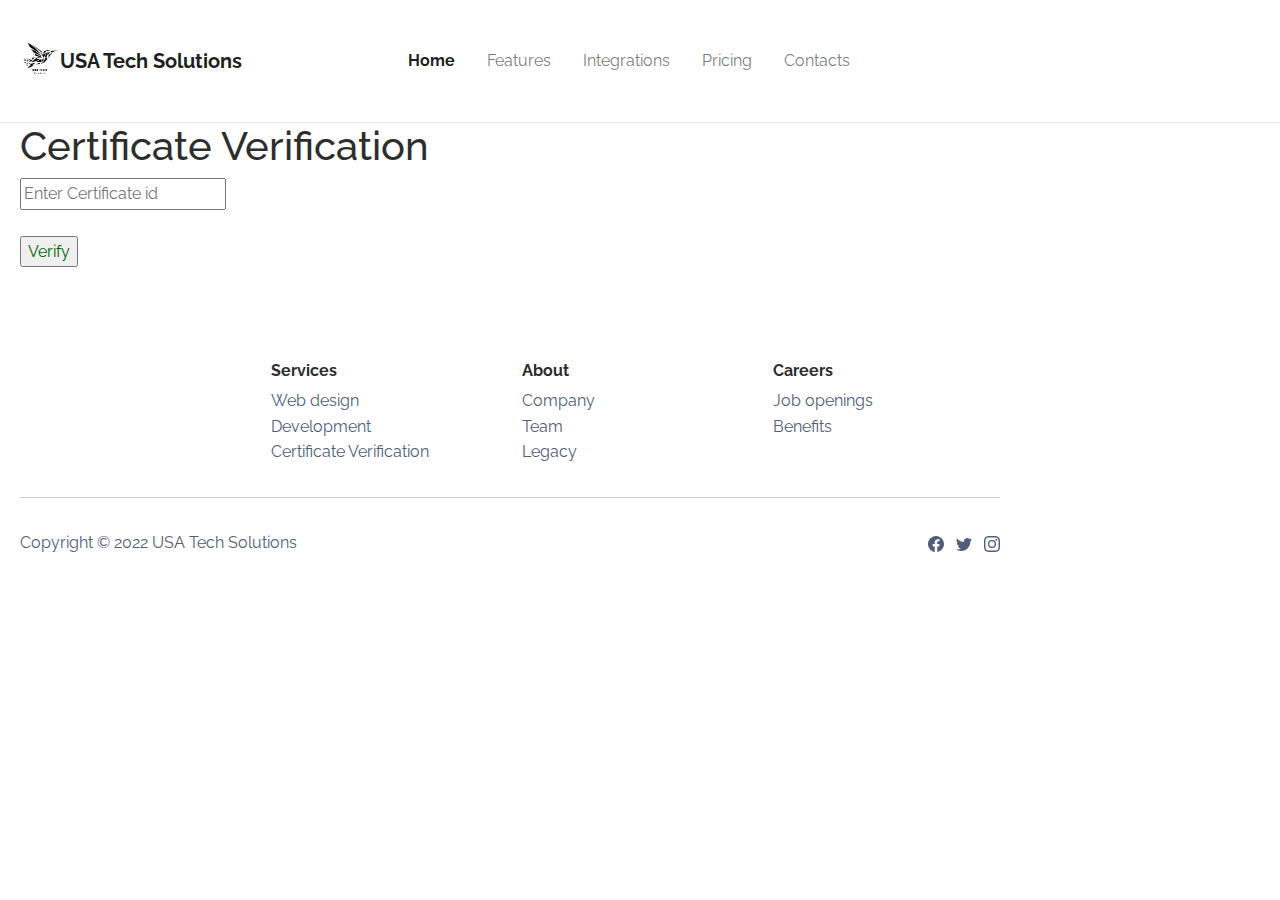
<file: certificate_verification.html>
<!DOCTYPE html>
<html lang="en">

<head>
    <meta charset="utf-8">
    <meta name="viewport" content="width=device-width, initial-scale=1.0, shrink-to-fit=no">
    <title> Certificate_verification- USA Tech Solutions</title>
   <meta name="description" content="web development, content writing, graphics designing, YouTube support, freelancing, freelance, web designing, blog writing">
  <meta name="keywords" content="USA Tech solution , USA Tech Solutions , USATechSolution , USA TechSolution, USATechSolution , US Tech Solution, US Tech Solutions , USATech , TechSolution">
    <link rel="icon" type="image/x-icon" href="/assets/img/brands/Orange Black Hummingbird Tech, Digital Bird Logo Template (1).png">
    <link rel="stylesheet" href="assets/bootstrap/css/bootstrap.min.css">
    <link rel="stylesheet" href="https://fonts.googleapis.com/css?family=Raleway:300italic,400italic,600italic,700italic,800italic,400,300,600,700,800&amp;display=swap">
    <style>
      .container{
        margin : 10px;
        padding: 10px;
      }
     
    </style>
</head>

<body>
    <nav class="navbar navbar-light navbar-expand-md fixed-top navbar-shrink py-3" id="mainNav">
        <div class="container"><a class="navbar-brand d-flex align-items-center" href="/"><img src="assets/img/brands/Orange Black Hummingbird Tech, Digital Bird Logo Template (2).png" style="width:40px; height:40px"><span>USA Tech Solutions</span></a><button data-bs-toggle="collapse" class="navbar-toggler" data-bs-target="#navcol-1"><span class="visually-hidden">Toggle navigation</span><span class="navbar-toggler-icon"></span></button>
            <div class="collapse navbar-collapse" id="navcol-1">
                <ul class="navbar-nav mx-auto">
                    <li class="nav-item"><a class="nav-link active" href="index.html">Home</a></li>
                    <li class="nav-item"><a class="nav-link" href="features.html">Features</a></li>
                    <li class="nav-item"><a class="nav-link" href="integrations.html">Integrations</a></li>
                    <li class="nav-item"><a class="nav-link" href="pricing.html">Pricing</a></li>
                    <li class="nav-item"><a class="nav-link" href="contacts.html">Contacts</a></li>
                </ul>
            </div>
        </div>
    </nav>
<!-- <body> -->
    <br>
    <br>
    <br>

    <br>
   <div class="container"> 

  <h1>Certificate Verification</h1>
  <form>
    <!-- <label for="certificateId">Enter Certificate ID:</label> -->
    <input type="text" id="certificateId"  placeholder="Enter Certificate id" name="certificateId">
    <br><br>
    <input style="color: darkgreen;" type="submit" value="Verify">
  </form>
  <br>
  <div id="result">
  </div> </div>
  <script src="assets/js/certificate_verification.js"> </script>
    <!-- <script src="assets/js/certificate_verification.js" ></script> -->

<!-- footer -->

<footer>
    <div class="container py-4 py-lg-5">
        <div class="row row-cols-2 row-cols-md-4">
            <div class="col-12 col-md-3">
                <div class="fw-bold d-flex align-items-center mb-2"></div>
            </div>
            <div class="col-sm-4 col-md-3 text-lg-start d-flex flex-column">
                <h3 class="fs-6 fw-bold">Services</h3>
                <ul class="list-unstyled">
                    <li><a href="#">Web design</a></li>
                    <li><a href="#">Development</a></li>
                    <li><a href="certificate_verification.html">Certificate Verification</a></li>
                    
                </ul>
            </div>
            <div class="col-sm-4 col-md-3 text-lg-start d-flex flex-column">
                <h3 class="fs-6 fw-bold">About</h3>
                <ul class="list-unstyled">
                    <li><a href="#">Company</a></li>
                    <li><a href="#">Team</a></li>
                    <li><a href="#">Legacy</a></li>
                </ul>
            </div>
            <div class="col-sm-4 col-md-3 text-lg-start d-flex flex-column">
                <h3 class="fs-6 fw-bold">Careers</h3>
                <ul class="list-unstyled">
                    <li><a href="#">Job openings</a></li>
                    <li></li>
                    <li><a href="#">Benefits</a></li>
                </ul>
            </div>
        </div>
        <hr>
        <div class="text-muted d-flex justify-content-between align-items-center pt-3">
            <p class="mb-0">Copyright © 2022 USA Tech Solutions</p>
            <ul class="list-inline mb-0">
                <li class="list-inline-item"><svg xmlns="http://www.w3.org/2000/svg" width="1em" height="1em" fill="currentColor" viewBox="0 0 16 16" class="bi bi-facebook">
                        <path d="M16 8.049c0-4.446-3.582-8.05-8-8.05C3.58 0-.002 3.603-.002 8.05c0 4.017 2.926 7.347 6.75 7.951v-5.625h-2.03V8.05H6.75V6.275c0-2.017 1.195-3.131 3.022-3.131.876 0 1.791.157 1.791.157v1.98h-1.009c-.993 0-1.303.621-1.303 1.258v1.51h2.218l-.354 2.326H9.25V16c3.824-.604 6.75-3.934 6.75-7.951z"></path>
                    </svg></li>
                <li class="list-inline-item"><svg xmlns="http://www.w3.org/2000/svg" width="1em" height="1em" fill="currentColor" viewBox="0 0 16 16" class="bi bi-twitter">
                        <path d="M5.026 15c6.038 0 9.341-5.003 9.341-9.334 0-.14 0-.282-.006-.422A6.685 6.685 0 0 0 16 3.542a6.658 6.658 0 0 1-1.889.518 3.301 3.301 0 0 0 1.447-1.817 6.533 6.533 0 0 1-2.087.793A3.286 3.286 0 0 0 7.875 6.03a9.325 9.325 0 0 1-6.767-3.429 3.289 3.289 0 0 0 1.018 4.382A3.323 3.323 0 0 1 .64 6.575v.045a3.288 3.288 0 0 0 2.632 3.218 3.203 3.203 0 0 1-.865.115 3.23 3.23 0 0 1-.614-.057 3.283 3.283 0 0 0 3.067 2.277A6.588 6.588 0 0 1 .78 13.58a6.32 6.32 0 0 1-.78-.045A9.344 9.344 0 0 0 5.026 15z"></path>
                    </svg></li>
                <li class="list-inline-item"><svg xmlns="http://www.w3.org/2000/svg" width="1em" height="1em" fill="currentColor" viewBox="0 0 16 16" class="bi bi-instagram">
                        <path d="M8 0C5.829 0 5.556.01 4.703.048 3.85.088 3.269.222 2.76.42a3.917 3.917 0 0 0-1.417.923A3.927 3.927 0 0 0 .42 2.76C.222 3.268.087 3.85.048 4.7.01 5.555 0 5.827 0 8.001c0 2.172.01 2.444.048 3.297.04.852.174 1.433.372 1.942.205.526.478.972.923 1.417.444.445.89.719 1.416.923.51.198 1.09.333 1.942.372C5.555 15.99 5.827 16 8 16s2.444-.01 3.298-.048c.851-.04 1.434-.174 1.943-.372a3.916 3.916 0 0 0 1.416-.923c.445-.445.718-.891.923-1.417.197-.509.332-1.09.372-1.942C15.99 10.445 16 10.173 16 8s-.01-2.445-.048-3.299c-.04-.851-.175-1.433-.372-1.941a3.926 3.926 0 0 0-.923-1.417A3.911 3.911 0 0 0 13.24.42c-.51-.198-1.092-.333-1.943-.372C10.443.01 10.172 0 7.998 0h.003zm-.717 1.442h.718c2.136 0 2.389.007 3.232.046.78.035 1.204.166 1.486.275.373.145.64.319.92.599.28.28.453.546.598.92.11.281.24.705.275 1.485.039.843.047 1.096.047 3.231s-.008 2.389-.047 3.232c-.035.78-.166 1.203-.275 1.485a2.47 2.47 0 0 1-.599.919c-.28.28-.546.453-.92.598-.28.11-.704.24-1.485.276-.843.038-1.096.047-3.232.047s-2.39-.009-3.233-.047c-.78-.036-1.203-.166-1.485-.276a2.478 2.478 0 0 1-.92-.598 2.48 2.48 0 0 1-.6-.92c-.109-.281-.24-.705-.275-1.485-.038-.843-.046-1.096-.046-3.233 0-2.136.008-2.388.046-3.231.036-.78.166-1.204.276-1.486.145-.373.319-.64.599-.92.28-.28.546-.453.92-.598.282-.11.705-.24 1.485-.276.738-.034 1.024-.044 2.515-.045v.002zm4.988 1.328a.96.96 0 1 0 0 1.92.96.96 0 0 0 0-1.92zm-4.27 1.122a4.109 4.109 0 1 0 0 8.217 4.109 4.109 0 0 0 0-8.217zm0 1.441a2.667 2.667 0 1 1 0 5.334 2.667 2.667 0 0 1 0-5.334z"></path>
                    </svg></li>
            </ul>
        </div>
    </div>
</footer>

</body>

</html>
</file>
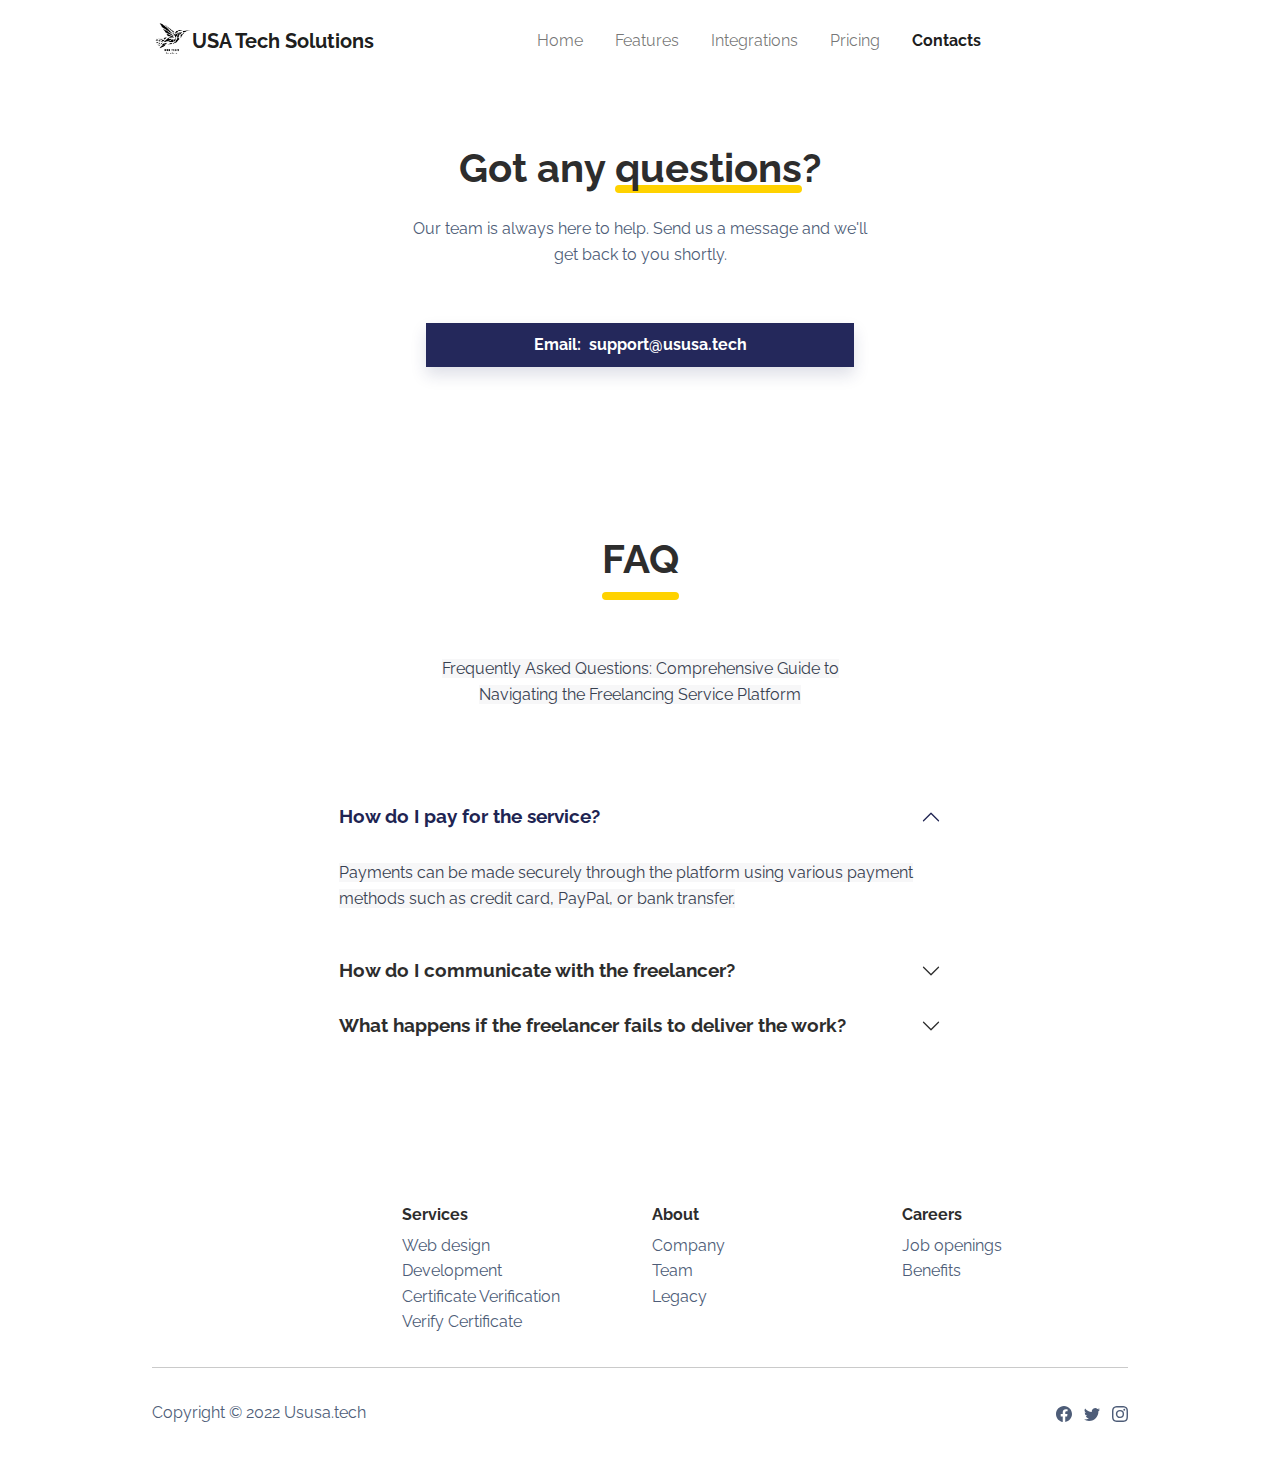
<file: contacts.html>
<!DOCTYPE html>
<html lang="en">

<head>
    <meta charset="utf-8">
    <meta name="viewport" content="width=device-width, initial-scale=1.0, shrink-to-fit=no">
    <title>Contacts - USA Tech Solutions</title>
    <meta name="description" content="web development, content writing, graphics designing, YouTube support, freelancing, freelance, web designing, blog writing">
  <meta name="keywords" content="USA Tech solution , USA Tech Solutions , USATechSolution , USA TechSolution, USATechSolution , US Tech Solution, US Tech Solutions , USATech , TechSolution">
    <link rel="icon" type="image/x-icon" href="assets/img/brands/Orange Black Hummingbird Tech, Digital Bird Logo Template (1).png">
    <link rel="stylesheet" href="assets/bootstrap/css/bootstrap.min.css">
    <link rel="stylesheet" href="https://fonts.googleapis.com/css?family=Raleway:300italic,400italic,600italic,700italic,800italic,400,300,600,700,800&amp;display=swap">
</head>

<body>
    <nav class="navbar navbar-light navbar-expand-md fixed-top navbar-shrink py-3" id="mainNav">
        <div class="container"><a class="navbar-brand d-flex align-items-center" href="/"><img src="assets/img/brands/Orange Black Hummingbird Tech, Digital Bird Logo Template (2).png" style="width:40px; height:40px"><span>USA Tech Solutions</span></a><button data-bs-toggle="collapse" class="navbar-toggler" data-bs-target="#navcol-1"><span class="visually-hidden">Toggle navigation</span><span class="navbar-toggler-icon"></span></button>
            <div class="collapse navbar-collapse" id="navcol-1">
                <ul class="navbar-nav mx-auto">
                    <li class="nav-item"><a class="nav-link" href="index.html">Home</a></li>
                    <li class="nav-item"><a class="nav-link" href="features.html">Features</a></li>
                    <li class="nav-item"><a class="nav-link" href="integrations.html">Integrations</a></li>
                    <li class="nav-item"><a class="nav-link" href="pricing.html">Pricing</a></li>
                    <li class="nav-item"><a class="nav-link active" href="contacts.html">Contacts</a></li>
                </ul>
            </div>
        </div>
    </nav>
    <section class="py-5 mt-5">
        <div class="container py-5">
            <div class="row">
                <div class="col-md-8 col-xl-6 text-center mx-auto">
                    <h2 class="display-6 fw-bold mb-4">Got any <span class="underline">questions</span>?</h2>
                    <p class="text-muted">Our team is always here to help. Send us a message and we'll get back to you shortly.</p>
                </div>
            </div>
            <div class="row d-flex justify-content-center">
                <div class="col-md-6">
                    <div>
                        <form class="p-3 p-xl-4" method="post">
                            <div class="mb-3"></div>
                            <div class="mb-3"></div>
                            <div class="mb-3"></div>
                            <div><a href="mailto: support@ususa.tech"class="btn btn-primary shadow d-block w-100" type="submit">Email:&nbsp; support@ususa.tech</a></div>
                        </form>
                    </div>
                </div>
            </div>
        </div>
    </section>
    <section class="py-4 py-xl-5 mb-5">
        <div class="container">
            <div class="row mb-2">
                <div class="col-md-8 col-xl-6 text-center mx-auto">
                    <h2 class="display-6 fw-bold mb-5"><span class="pb-3 underline">FAQ<br></span></h2>
                    <p class="text-muted mb-5"><br><span style="color: rgb(55, 65, 81); background-color: rgb(247, 247, 248);">Frequently Asked Questions: Comprehensive Guide to Navigating the Freelancing Service Platform</span><br><br></p>
                </div>
            </div>
            <div class="row mb-2">
                <div class="col-md-8 mx-auto">
                    <div class="accordion text-muted" role="tablist" id="accordion-1">
                        <div class="accordion-item">
                            <h2 class="accordion-header" role="tab"><button class="accordion-button" type="button" data-bs-toggle="collapse" data-bs-target="#accordion-1 .item-1" aria-expanded="true" aria-controls="accordion-1 .item-1">How do I pay for the service?</button></h2>
                            <div class="accordion-collapse collapse show item-1" role="tabpanel" data-bs-parent="#accordion-1">
                                <div class="accordion-body">
                                    <p><span style="color: rgb(55, 65, 81); background-color: rgb(247, 247, 248);">Payments can be made securely through the platform using various payment methods such as credit card, PayPal, or bank transfer.</span></p>
                                    <p class="mb-0"></p>
                                </div>
                            </div>
                        </div>
                        <div class="accordion-item">
                            <h2 class="accordion-header" role="tab"><button class="accordion-button collapsed" type="button" data-bs-toggle="collapse" data-bs-target="#accordion-1 .item-2" aria-expanded="false" aria-controls="accordion-1 .item-2">How do I communicate with the freelancer?</button></h2>
                            <div class="accordion-collapse collapse item-2" role="tabpanel" data-bs-parent="#accordion-1">
                                <div class="accordion-body">
                                    <p class="mb-0"><!-- Nullam id dolor id nibh ultricies vehicula ut id elit. Cras justo odio, dapibus ac facilisis in, egestas eget quam. Donec id elit non mi porta gravida at eget metus.--></p>
                                </div>
                            </div>
                        </div>
                        <div class="accordion-item">
                            <h2 class="accordion-header" role="tab"><button class="accordion-button collapsed" type="button" data-bs-toggle="collapse" data-bs-target="#accordion-1 .item-3" aria-expanded="false" aria-controls="accordion-1 .item-3">What happens if the freelancer fails to deliver the work?</button></h2>
                            <div class="accordion-collapse collapse item-3" role="tabpanel" data-bs-parent="#accordion-1">
                                <div class="accordion-body">
                                    <p class="mb-0"><!-- Nullam id dolor id nibh ultricies vehicula ut id elit. Cras justo odio, dapibus ac facilisis in, egestas eget quam. Donec id elit non mi porta gravida at eget metus.--></p> 
                                </div>
                            </div>
                        </div>
                    </div>
                </div>
            </div>
        </div>
    </section>
    <footer>
        <div class="container py-4 py-lg-5">
            <div class="row row-cols-2 row-cols-md-4">
                <div class="col-12 col-md-3">
                    <div class="fw-bold d-flex align-items-center mb-2"></div>
                </div>
                <div class="col-sm-4 col-md-3 text-lg-start d-flex flex-column">
                    <h3 class="fs-6 fw-bold">Services</h3>
                    <ul class="list-unstyled">
                        <li><a href="#">Web design</a></li>
                        <li><a href="#">Development</a></li>
                        <li><a href="certificate_verification.html">Certificate Verification</a></li>
                        <li><a href="Verify_Certificate.html">Verify Certificate</a></li>
                        <li></li>
                    </ul>
                </div>
                <div class="col-sm-4 col-md-3 text-lg-start d-flex flex-column">
                    <h3 class="fs-6 fw-bold">About</h3>
                    <ul class="list-unstyled">
                        <li><a href="#">Company</a></li>
                        <li><a href="#">Team</a></li>
                        <li><a href="#">Legacy</a></li>
                    </ul>
                </div>
                <div class="col-sm-4 col-md-3 text-lg-start d-flex flex-column">
                    <h3 class="fs-6 fw-bold">Careers</h3>
                    <ul class="list-unstyled">
                        <li><a href="#">Job openings</a></li>
                        <li></li>
                        <li><a href="#">Benefits</a></li>
                    </ul>
                </div>
            </div>
            <hr>
            <div class="text-muted d-flex justify-content-between align-items-center pt-3">
                <p class="mb-0">Copyright © 2022 Ususa.tech</p>
                <ul class="list-inline mb-0">
                    <li class="list-inline-item"><svg xmlns="http://www.w3.org/2000/svg" width="1em" height="1em" fill="currentColor" viewBox="0 0 16 16" class="bi bi-facebook">
                            <path d="M16 8.049c0-4.446-3.582-8.05-8-8.05C3.58 0-.002 3.603-.002 8.05c0 4.017 2.926 7.347 6.75 7.951v-5.625h-2.03V8.05H6.75V6.275c0-2.017 1.195-3.131 3.022-3.131.876 0 1.791.157 1.791.157v1.98h-1.009c-.993 0-1.303.621-1.303 1.258v1.51h2.218l-.354 2.326H9.25V16c3.824-.604 6.75-3.934 6.75-7.951z"></path>
                        </svg></li>
                    <li class="list-inline-item"><svg xmlns="http://www.w3.org/2000/svg" width="1em" height="1em" fill="currentColor" viewBox="0 0 16 16" class="bi bi-twitter">
                            <path d="M5.026 15c6.038 0 9.341-5.003 9.341-9.334 0-.14 0-.282-.006-.422A6.685 6.685 0 0 0 16 3.542a6.658 6.658 0 0 1-1.889.518 3.301 3.301 0 0 0 1.447-1.817 6.533 6.533 0 0 1-2.087.793A3.286 3.286 0 0 0 7.875 6.03a9.325 9.325 0 0 1-6.767-3.429 3.289 3.289 0 0 0 1.018 4.382A3.323 3.323 0 0 1 .64 6.575v.045a3.288 3.288 0 0 0 2.632 3.218 3.203 3.203 0 0 1-.865.115 3.23 3.23 0 0 1-.614-.057 3.283 3.283 0 0 0 3.067 2.277A6.588 6.588 0 0 1 .78 13.58a6.32 6.32 0 0 1-.78-.045A9.344 9.344 0 0 0 5.026 15z"></path>
                        </svg></li>
                    <li class="list-inline-item"><svg xmlns="http://www.w3.org/2000/svg" width="1em" height="1em" fill="currentColor" viewBox="0 0 16 16" class="bi bi-instagram">
                            <path d="M8 0C5.829 0 5.556.01 4.703.048 3.85.088 3.269.222 2.76.42a3.917 3.917 0 0 0-1.417.923A3.927 3.927 0 0 0 .42 2.76C.222 3.268.087 3.85.048 4.7.01 5.555 0 5.827 0 8.001c0 2.172.01 2.444.048 3.297.04.852.174 1.433.372 1.942.205.526.478.972.923 1.417.444.445.89.719 1.416.923.51.198 1.09.333 1.942.372C5.555 15.99 5.827 16 8 16s2.444-.01 3.298-.048c.851-.04 1.434-.174 1.943-.372a3.916 3.916 0 0 0 1.416-.923c.445-.445.718-.891.923-1.417.197-.509.332-1.09.372-1.942C15.99 10.445 16 10.173 16 8s-.01-2.445-.048-3.299c-.04-.851-.175-1.433-.372-1.941a3.926 3.926 0 0 0-.923-1.417A3.911 3.911 0 0 0 13.24.42c-.51-.198-1.092-.333-1.943-.372C10.443.01 10.172 0 7.998 0h.003zm-.717 1.442h.718c2.136 0 2.389.007 3.232.046.78.035 1.204.166 1.486.275.373.145.64.319.92.599.28.28.453.546.598.92.11.281.24.705.275 1.485.039.843.047 1.096.047 3.231s-.008 2.389-.047 3.232c-.035.78-.166 1.203-.275 1.485a2.47 2.47 0 0 1-.599.919c-.28.28-.546.453-.92.598-.28.11-.704.24-1.485.276-.843.038-1.096.047-3.232.047s-2.39-.009-3.233-.047c-.78-.036-1.203-.166-1.485-.276a2.478 2.478 0 0 1-.92-.598 2.48 2.48 0 0 1-.6-.92c-.109-.281-.24-.705-.275-1.485-.038-.843-.046-1.096-.046-3.233 0-2.136.008-2.388.046-3.231.036-.78.166-1.204.276-1.486.145-.373.319-.64.599-.92.28-.28.546-.453.92-.598.282-.11.705-.24 1.485-.276.738-.034 1.024-.044 2.515-.045v.002zm4.988 1.328a.96.96 0 1 0 0 1.92.96.96 0 0 0 0-1.92zm-4.27 1.122a4.109 4.109 0 1 0 0 8.217 4.109 4.109 0 0 0 0-8.217zm0 1.441a2.667 2.667 0 1 1 0 5.334 2.667 2.667 0 0 1 0-5.334z"></path>
                        </svg></li>
                </ul>
            </div>
        </div>
    </footer>
    <script src="assets/bootstrap/js/bootstrap.min.js"></script>
    <script src="assets/js/startup-modern.js"></script>
</body>

</html>
</file>
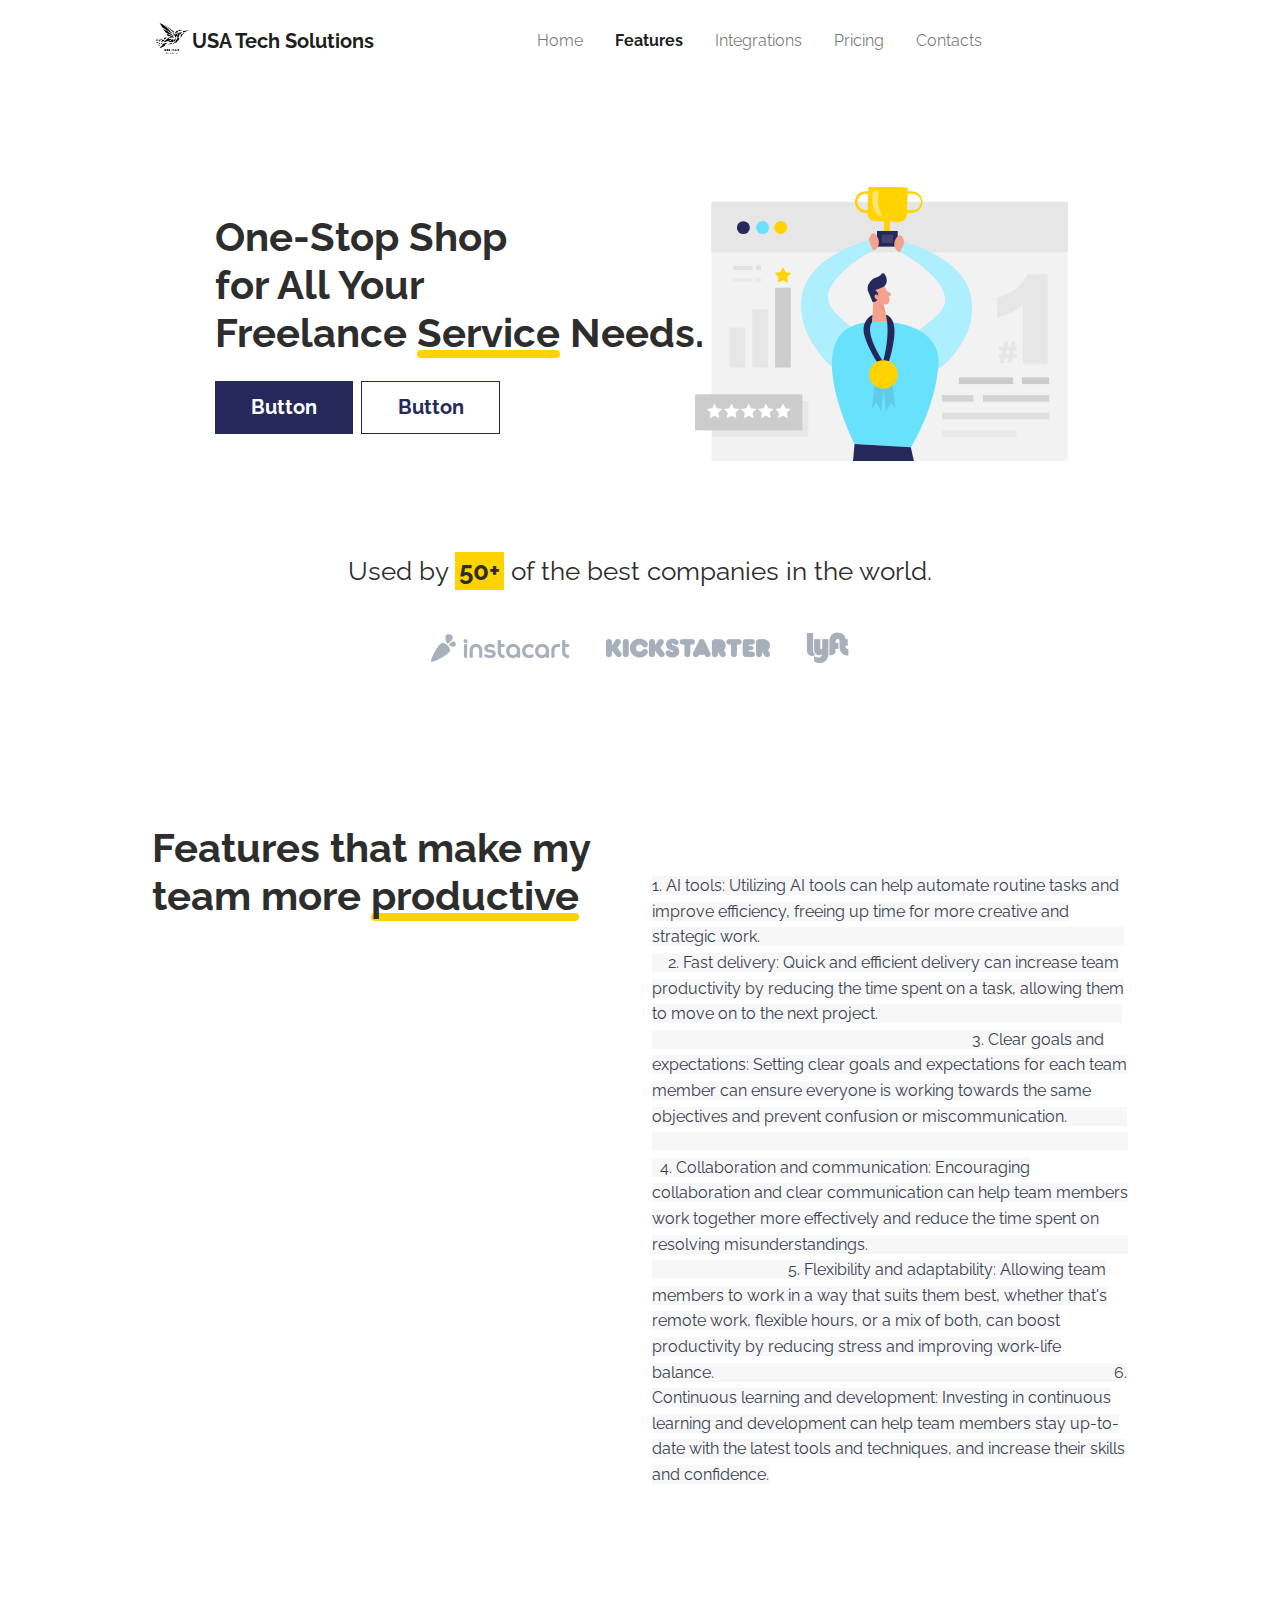
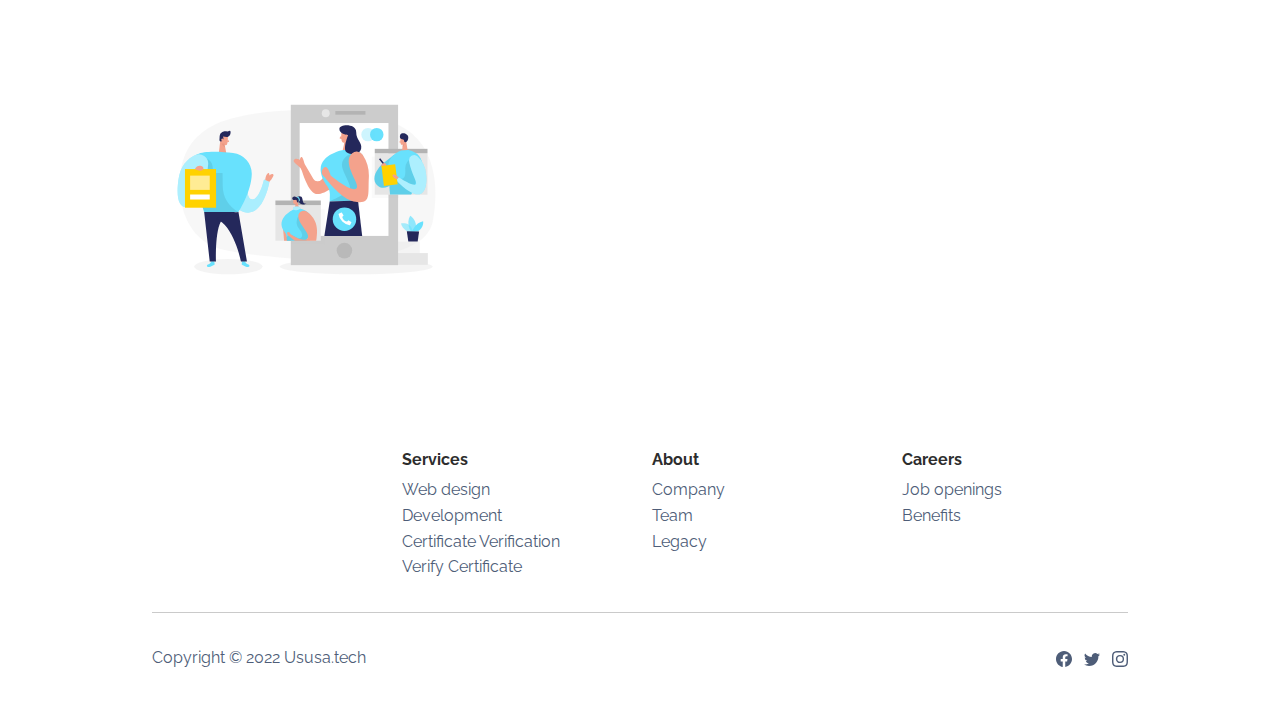
<file: features.html>
<!DOCTYPE html>
<html lang="en">

<head>
    <meta charset="utf-8">
    <meta name="viewport" content="width=device-width, initial-scale=1.0, shrink-to-fit=no">
    <title>Features - USA Tech Solutions</title>
    <link rel="icon" type="image/x-icon" href="assets/img/brands/Orange Black Hummingbird Tech, Digital Bird Logo Template (1).png">
    <link rel="stylesheet" href="assets/bootstrap/css/bootstrap.min.css">
    <link rel="stylesheet" href="https://fonts.googleapis.com/css?family=Raleway:300italic,400italic,600italic,700italic,800italic,400,300,600,700,800&amp;display=swap">
</head>

<body>
    <nav class="navbar navbar-light navbar-expand-md fixed-top navbar-shrink py-3" id="mainNav">
        <div class="container"><a class="navbar-brand d-flex align-items-center" href="/"><img src="assets/img/brands/Orange Black Hummingbird Tech, Digital Bird Logo Template (2).png" style="width:40px; height:40px"><span>USA Tech Solutions</span></a><button data-bs-toggle="collapse" class="navbar-toggler" data-bs-target="#navcol-1"><span class="visually-hidden">Toggle navigation</span><span class="navbar-toggler-icon"></span></button>
            <div class="collapse navbar-collapse" id="navcol-1">
                <ul class="navbar-nav mx-auto">
                    <li class="nav-item"><a class="nav-link" href="index.html">Home</a></li>
                    <li class="nav-item"><a class="nav-link active" href="features.html">Features</a></li>
                    <li class="nav-item"><a class="nav-link" href="integrations.html">Integrations</a></li>
                    <li class="nav-item"><a class="nav-link" href="pricing.html">Pricing</a></li>
                    <li class="nav-item"><a class="nav-link" href="contacts.html">Contacts</a></li>
                </ul>
            </div>
        </div>
    </nav>
    <section class="py-5 mt-5">
        <div class="container py-4 py-xl-5">
            <div class="row gy-4 gy-md-0">
                <div class="col-md-6 text-center text-md-start d-flex d-sm-flex d-md-flex justify-content-center align-items-center justify-content-md-start align-items-md-center justify-content-xl-center">
                    <div style="max-width: 350px;">
                        <h1 class="display-6 fw-bold mb-4">One-Stop Shop for All Your Freelance&nbsp;<span class="underline">Service</span>&nbsp;Needs.</h1>
                        <p class="my-4"></p><a class="btn btn-primary btn-lg me-2" role="button" href="#">Button</a><a class="btn btn-outline-primary btn-lg" role="button" href="#">Button</a>
                    </div>
                </div>
                <div class="col-md-6">
                    <div><img class="rounded img-fluid w-100 fit-cover" style="min-height: 300px;" src="assets/img/illustrations/ranking.svg"></div>
                </div>
            </div>
            <div class="text-center mt-5">
                <p class="mb-4" style="font-size: 1.6rem;">Used by <span class="bg-warning p-1"><strong>50+</strong></span>&nbsp;of the best companies in the world.</p><a href="#"> <img class="m-3" src="assets/img/brands/instacart.png"></a><a href="#"> <img class="m-3" src="assets/img/brands/kickstarter.png"></a><a href="#"> <img class="m-3" src="assets/img/brands/lyft.png"></a><a href="#"> </a><a href="#"> </a><a href="#"> </a>
            </div>
        </div>
    </section>
    <section>
        <div class="container py-4 py-xl-5">
            <div class="row mb-5">
                <div class="col-md-8 col-xl-6">
                    <h3 class="display-6 fw-bold pb-4 mb-4">Features that make my team more&nbsp;<span class="underline">productive</span></h3>
                </div>
                <div class="col-md-8 col-xl-6 pt-4">
                    <p class="text-muted"><br><span style="color: rgb(55, 65, 81); background-color: rgb(247, 247, 248);">1. AI tools: Utilizing AI tools can help automate routine tasks and improve efficiency, freeing up time for more creative and strategic work.&nbsp; &nbsp; &nbsp; &nbsp; &nbsp; &nbsp; &nbsp; &nbsp; &nbsp; &nbsp; &nbsp; &nbsp; &nbsp; &nbsp; &nbsp; &nbsp; &nbsp; &nbsp; &nbsp; &nbsp; &nbsp; &nbsp; &nbsp; &nbsp; &nbsp; &nbsp; &nbsp; &nbsp; &nbsp; &nbsp; &nbsp; &nbsp; &nbsp; &nbsp; &nbsp; &nbsp; &nbsp; &nbsp; &nbsp; &nbsp; &nbsp; &nbsp; &nbsp; &nbsp; &nbsp; &nbsp; &nbsp; &nbsp; 2. Fast delivery: Quick and efficient delivery can increase team productivity by reducing the time spent on a task, allowing them to move on to the next project.&nbsp; &nbsp; &nbsp; &nbsp; &nbsp; &nbsp; &nbsp; &nbsp; &nbsp; &nbsp; &nbsp; &nbsp; &nbsp; &nbsp; &nbsp; &nbsp; &nbsp; &nbsp; &nbsp; &nbsp; &nbsp; &nbsp; &nbsp; &nbsp; &nbsp; &nbsp; &nbsp; &nbsp; &nbsp; &nbsp; &nbsp; &nbsp; &nbsp; &nbsp; &nbsp; &nbsp; &nbsp; &nbsp; &nbsp; &nbsp; &nbsp; &nbsp; &nbsp; &nbsp; &nbsp; &nbsp; &nbsp; &nbsp; &nbsp; &nbsp; &nbsp; &nbsp; &nbsp; &nbsp; &nbsp; &nbsp; &nbsp; &nbsp; &nbsp; &nbsp; &nbsp; &nbsp; &nbsp; &nbsp; &nbsp; &nbsp; &nbsp; &nbsp; &nbsp; &nbsp; &nbsp; 3. Clear goals and expectations: Setting clear goals and expectations for each team member can ensure everyone is working towards the same objectives and prevent confusion or miscommunication.&nbsp; &nbsp; &nbsp; &nbsp; &nbsp; &nbsp; &nbsp; &nbsp; &nbsp; &nbsp; &nbsp; &nbsp; &nbsp; &nbsp; &nbsp; &nbsp; &nbsp; &nbsp; &nbsp; &nbsp; &nbsp; &nbsp; &nbsp; &nbsp; &nbsp; &nbsp; &nbsp; &nbsp; &nbsp; &nbsp; &nbsp; &nbsp; &nbsp; &nbsp; &nbsp; &nbsp; &nbsp; &nbsp; &nbsp; &nbsp; &nbsp; &nbsp; &nbsp; &nbsp; &nbsp; &nbsp; &nbsp; &nbsp; &nbsp; &nbsp; &nbsp; &nbsp; &nbsp; &nbsp; &nbsp; &nbsp; &nbsp; &nbsp; &nbsp; &nbsp; &nbsp; &nbsp; &nbsp; &nbsp; &nbsp; &nbsp; &nbsp; &nbsp; &nbsp; 4. Collaboration and communication: Encouraging collaboration and clear communication can help team members work together more effectively and reduce the time spent on resolving misunderstandings.&nbsp; &nbsp; &nbsp; &nbsp; &nbsp; &nbsp; &nbsp; &nbsp; &nbsp; &nbsp; &nbsp; &nbsp; &nbsp; &nbsp; &nbsp; &nbsp; &nbsp; &nbsp; &nbsp; &nbsp; &nbsp; &nbsp; &nbsp; &nbsp; &nbsp; &nbsp; &nbsp; &nbsp; &nbsp; &nbsp; &nbsp; &nbsp; &nbsp; &nbsp; &nbsp; &nbsp; &nbsp; &nbsp; &nbsp; &nbsp; &nbsp; &nbsp; &nbsp; &nbsp; &nbsp; &nbsp; &nbsp; &nbsp; &nbsp; &nbsp; 5. Flexibility and adaptability: Allowing team members to work in a way that suits them best, whether that's remote work, flexible hours, or a mix of both, can boost productivity by reducing stress and improving work-life balance.&nbsp; &nbsp; &nbsp; &nbsp; &nbsp; &nbsp; &nbsp; &nbsp; &nbsp; &nbsp; &nbsp; &nbsp; &nbsp; &nbsp; &nbsp; &nbsp; &nbsp; &nbsp; &nbsp; &nbsp; &nbsp; &nbsp; &nbsp; &nbsp; &nbsp; &nbsp; &nbsp; &nbsp; &nbsp; &nbsp; &nbsp; &nbsp; &nbsp; &nbsp; &nbsp; &nbsp; &nbsp; &nbsp; &nbsp; &nbsp; &nbsp; &nbsp; &nbsp; &nbsp; &nbsp; &nbsp; &nbsp; &nbsp; &nbsp; &nbsp; 6. Continuous learning and development: Investing in continuous learning and development can help team members stay up-to-date with the latest tools and techniques, and increase their skills and confidence.</span><br><br></p>
                </div>
            </div>
        </div>
    </section>
    <section class="py-5">
        <div class="container">
            <div class="row">
                <div class="col-md-4 mb-5"><img class="rounded img-fluid" src="assets/img/illustrations/presentation-2.svg"></div>
            </div>
        </div>
    </section>
    <footer>
        <div class="container py-4 py-lg-5">
            <div class="row row-cols-2 row-cols-md-4">
                <div class="col-12 col-md-3">
                    <div class="fw-bold d-flex align-items-center mb-2"></div>
                </div>
                <div class="col-sm-4 col-md-3 text-lg-start d-flex flex-column">
                    <h3 class="fs-6 fw-bold">Services</h3>
                    <ul class="list-unstyled">
                        <li><a href="#">Web design</a></li>
                        <li><a href="#">Development</a></li>
                        <li><a href="certificate_verification.html">Certificate Verification</a></li>
                        <li><a href="Verify_Certificate.html">Verify Certificate</a></li>
                        <li></li>
                    </ul>
                </div>
                <div class="col-sm-4 col-md-3 text-lg-start d-flex flex-column">
                    <h3 class="fs-6 fw-bold">About</h3>
                    <ul class="list-unstyled">
                        <li><a href="#">Company</a></li>
                        <li><a href="#">Team</a></li>
                        <li><a href="#">Legacy</a></li>
                    </ul>
                </div>
                <div class="col-sm-4 col-md-3 text-lg-start d-flex flex-column">
                    <h3 class="fs-6 fw-bold">Careers</h3>
                    <ul class="list-unstyled">
                        <li><a href="#">Job openings</a></li>
                        <li></li>
                        <li><a href="#">Benefits</a></li>
                    </ul>
                </div>
            </div>
            <hr>
            <div class="text-muted d-flex justify-content-between align-items-center pt-3">
                <p class="mb-0">Copyright © 2022 Ususa.tech</p>
                <ul class="list-inline mb-0">
                    <li class="list-inline-item"><svg xmlns="http://www.w3.org/2000/svg" width="1em" height="1em" fill="currentColor" viewBox="0 0 16 16" class="bi bi-facebook">
                            <path d="M16 8.049c0-4.446-3.582-8.05-8-8.05C3.58 0-.002 3.603-.002 8.05c0 4.017 2.926 7.347 6.75 7.951v-5.625h-2.03V8.05H6.75V6.275c0-2.017 1.195-3.131 3.022-3.131.876 0 1.791.157 1.791.157v1.98h-1.009c-.993 0-1.303.621-1.303 1.258v1.51h2.218l-.354 2.326H9.25V16c3.824-.604 6.75-3.934 6.75-7.951z"></path>
                        </svg></li>
                    <li class="list-inline-item"><svg xmlns="http://www.w3.org/2000/svg" width="1em" height="1em" fill="currentColor" viewBox="0 0 16 16" class="bi bi-twitter">
                            <path d="M5.026 15c6.038 0 9.341-5.003 9.341-9.334 0-.14 0-.282-.006-.422A6.685 6.685 0 0 0 16 3.542a6.658 6.658 0 0 1-1.889.518 3.301 3.301 0 0 0 1.447-1.817 6.533 6.533 0 0 1-2.087.793A3.286 3.286 0 0 0 7.875 6.03a9.325 9.325 0 0 1-6.767-3.429 3.289 3.289 0 0 0 1.018 4.382A3.323 3.323 0 0 1 .64 6.575v.045a3.288 3.288 0 0 0 2.632 3.218 3.203 3.203 0 0 1-.865.115 3.23 3.23 0 0 1-.614-.057 3.283 3.283 0 0 0 3.067 2.277A6.588 6.588 0 0 1 .78 13.58a6.32 6.32 0 0 1-.78-.045A9.344 9.344 0 0 0 5.026 15z"></path>
                        </svg></li>
                    <li class="list-inline-item"><svg xmlns="http://www.w3.org/2000/svg" width="1em" height="1em" fill="currentColor" viewBox="0 0 16 16" class="bi bi-instagram">
                            <path d="M8 0C5.829 0 5.556.01 4.703.048 3.85.088 3.269.222 2.76.42a3.917 3.917 0 0 0-1.417.923A3.927 3.927 0 0 0 .42 2.76C.222 3.268.087 3.85.048 4.7.01 5.555 0 5.827 0 8.001c0 2.172.01 2.444.048 3.297.04.852.174 1.433.372 1.942.205.526.478.972.923 1.417.444.445.89.719 1.416.923.51.198 1.09.333 1.942.372C5.555 15.99 5.827 16 8 16s2.444-.01 3.298-.048c.851-.04 1.434-.174 1.943-.372a3.916 3.916 0 0 0 1.416-.923c.445-.445.718-.891.923-1.417.197-.509.332-1.09.372-1.942C15.99 10.445 16 10.173 16 8s-.01-2.445-.048-3.299c-.04-.851-.175-1.433-.372-1.941a3.926 3.926 0 0 0-.923-1.417A3.911 3.911 0 0 0 13.24.42c-.51-.198-1.092-.333-1.943-.372C10.443.01 10.172 0 7.998 0h.003zm-.717 1.442h.718c2.136 0 2.389.007 3.232.046.78.035 1.204.166 1.486.275.373.145.64.319.92.599.28.28.453.546.598.92.11.281.24.705.275 1.485.039.843.047 1.096.047 3.231s-.008 2.389-.047 3.232c-.035.78-.166 1.203-.275 1.485a2.47 2.47 0 0 1-.599.919c-.28.28-.546.453-.92.598-.28.11-.704.24-1.485.276-.843.038-1.096.047-3.232.047s-2.39-.009-3.233-.047c-.78-.036-1.203-.166-1.485-.276a2.478 2.478 0 0 1-.92-.598 2.48 2.48 0 0 1-.6-.92c-.109-.281-.24-.705-.275-1.485-.038-.843-.046-1.096-.046-3.233 0-2.136.008-2.388.046-3.231.036-.78.166-1.204.276-1.486.145-.373.319-.64.599-.92.28-.28.546-.453.92-.598.282-.11.705-.24 1.485-.276.738-.034 1.024-.044 2.515-.045v.002zm4.988 1.328a.96.96 0 1 0 0 1.92.96.96 0 0 0 0-1.92zm-4.27 1.122a4.109 4.109 0 1 0 0 8.217 4.109 4.109 0 0 0 0-8.217zm0 1.441a2.667 2.667 0 1 1 0 5.334 2.667 2.667 0 0 1 0-5.334z"></path>
                        </svg></li>
                </ul>
            </div>
        </div>
    </footer>
    <script src="assets/bootstrap/js/bootstrap.min.js"></script>
    <script src="assets/js/startup-modern.js"></script>
</body>

</html>
</file>
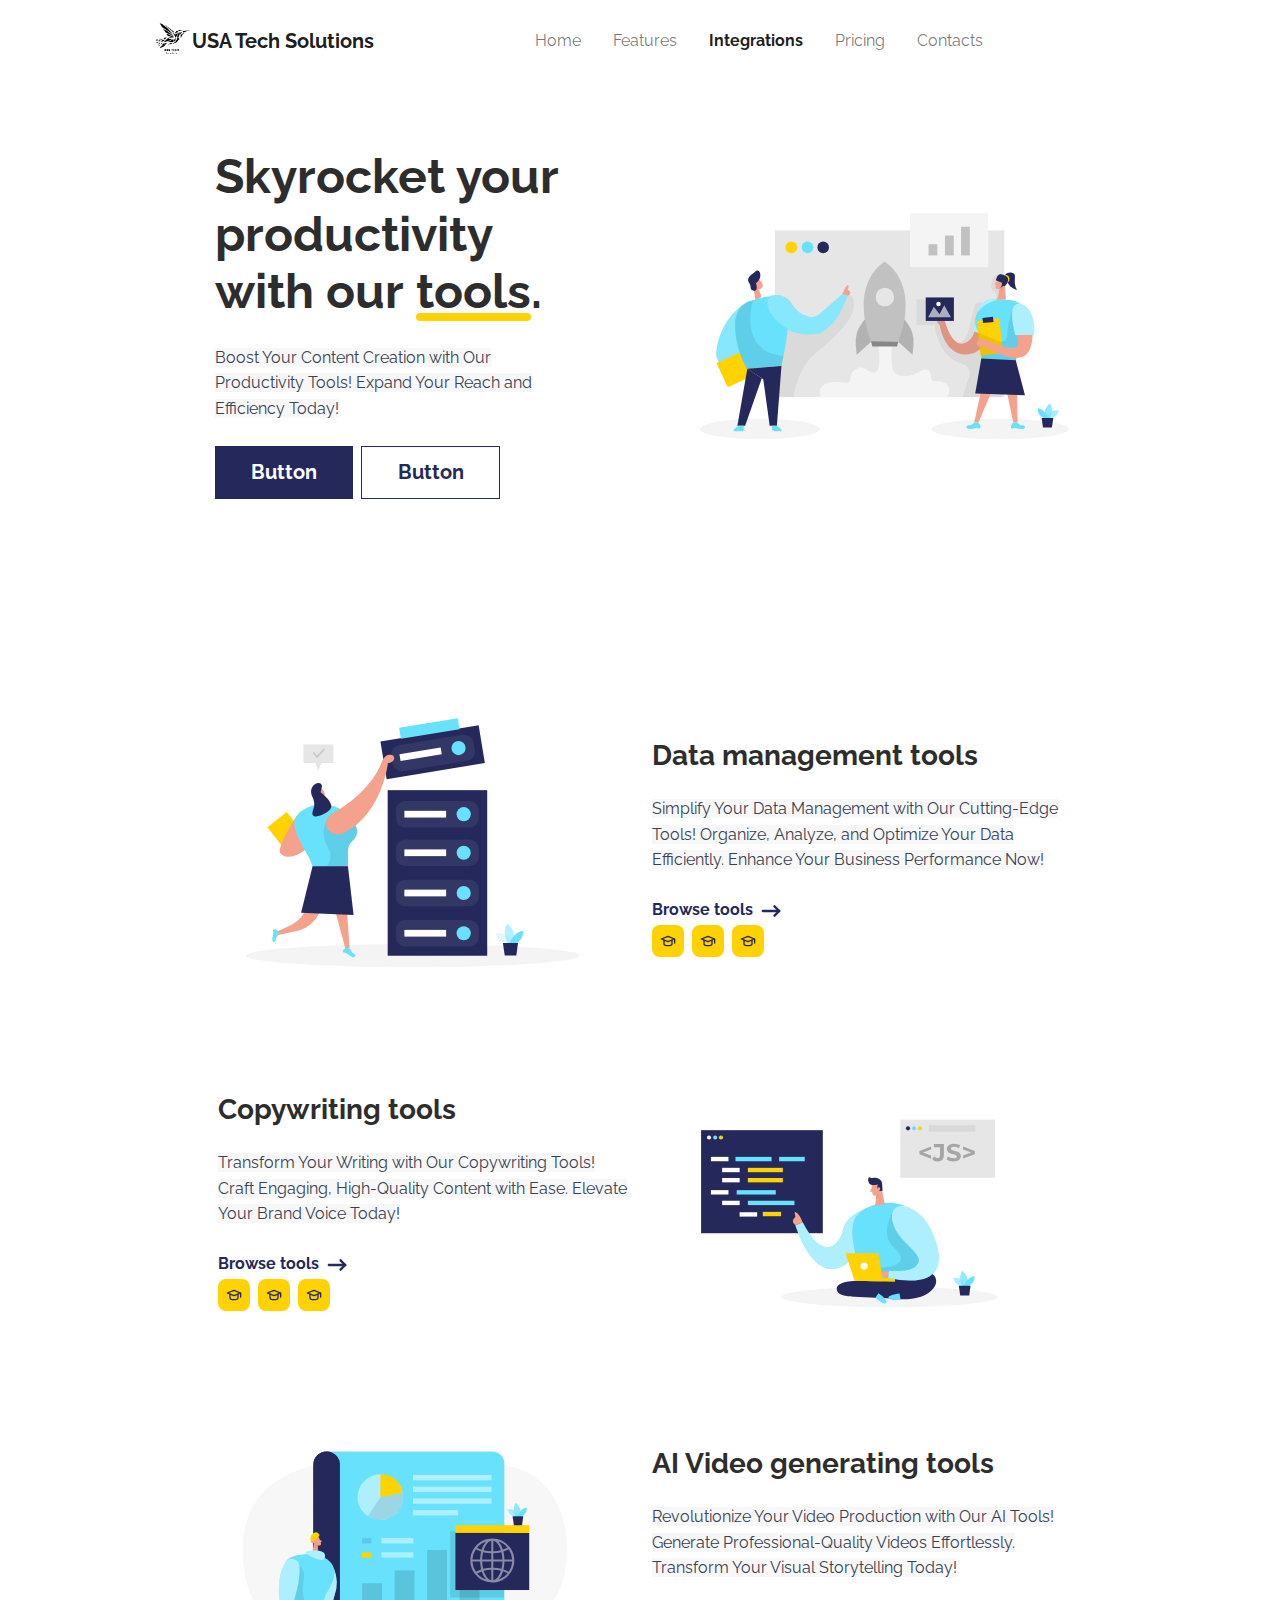
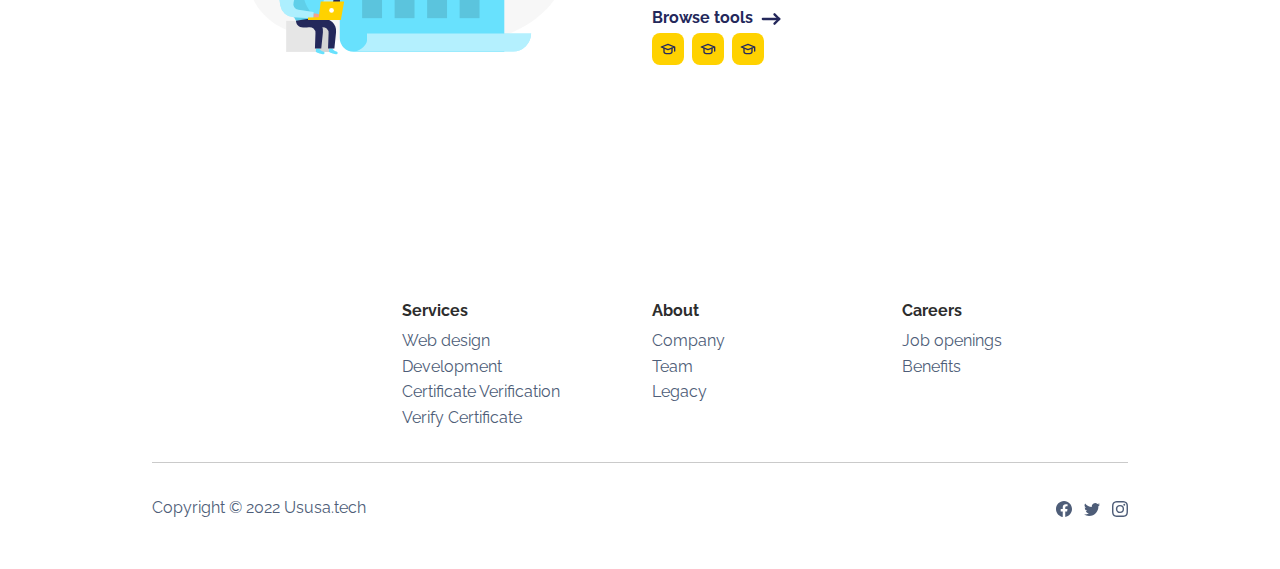
<file: integrations.html>
<!DOCTYPE html>
<html lang="en">

<head>
    <meta charset="utf-8">
    <meta name="viewport" content="width=device-width, initial-scale=1.0, shrink-to-fit=no">
    <title>Integrations - USA Tech Solutions</title>
    <link rel="icon" type="image/x-icon" href="assets/img/brands/Orange Black Hummingbird Tech, Digital Bird Logo Template (1).png">
    <link rel="stylesheet" href="assets/bootstrap/css/bootstrap.min.css">
    <link rel="stylesheet" href="https://fonts.googleapis.com/css?family=Raleway:300italic,400italic,600italic,700italic,800italic,400,300,600,700,800&amp;display=swap">
</head>

<body>
    <nav class="navbar navbar-light navbar-expand-md fixed-top navbar-shrink py-3" id="mainNav">
        <div class="container"><a class="navbar-brand d-flex align-items-center" href="/"><img src="assets/img/brands/Orange Black Hummingbird Tech, Digital Bird Logo Template (2).png" style="width:40px; height:40px"><span>USA Tech Solutions</span></a><button data-bs-toggle="collapse" class="navbar-toggler" data-bs-target="#navcol-1"><span class="visually-hidden">Toggle navigation</span><span class="navbar-toggler-icon"></span></button>
            <div class="collapse navbar-collapse" id="navcol-1">
                <ul class="navbar-nav mx-auto">
                    <li class="nav-item"><a class="nav-link" href="index.html">Home</a></li>
                    <li class="nav-item"><a class="nav-link" href="features.html">Features</a></li>
                    <li class="nav-item"><a class="nav-link active" href="integrations.html">Integrations</a></li>
                    <li class="nav-item"><a class="nav-link" href="pricing.html">Pricing</a></li>
                    <li class="nav-item"><a class="nav-link" href="contacts.html">Contacts</a></li>
                </ul>
            </div>
        </div>
    </nav>
    <section class="py-5 mt-5">
        <div class="container py-4 py-xl-5">
            <div class="row gy-4 gy-md-0">
                <div class="col-md-6 text-center text-md-start d-flex d-sm-flex d-md-flex justify-content-center align-items-center justify-content-md-start align-items-md-center justify-content-xl-center">
                    <div style="max-width: 350px;">
                        <h1 class="display-5 fw-bold mb-4">Skyrocket your productivity with our&nbsp;<span class="underline">tools</span>.</h1>
                        <p class="text-muted my-4"><span style="color: rgb(55, 65, 81); background-color: rgb(247, 247, 248);">Boost Your Content Creation with Our Productivity Tools! Expand Your Reach and Efficiency Today!</span></p><a class="btn btn-primary btn-lg me-2" role="button" href="#">Button</a><a class="btn btn-outline-primary btn-lg" role="button" href="#">Button</a>
                    </div>
                </div>
                <div class="col-md-6">
                    <div><img class="rounded img-fluid w-100 fit-cover" style="min-height: 300px;" src="assets/img/illustrations/startup.svg"></div>
                </div>
            </div>
        </div>
    </section>
    <section class="py-5">
        <div class="container py-5">
            <div class="row row-cols-1 row-cols-md-2 mx-auto" style="max-width: 900px;">
                <div class="col mb-5"><img class="rounded img-fluid" src="assets/img/illustrations/data-management.svg"></div>
                <div class="col d-md-flex align-items-md-end align-items-lg-center mb-5">
                    <div>
                        <h5 class="fs-3 fw-bold mb-4">Data management&nbsp;tools</h5>
                        <p class="text-muted mb-4"><span style="color: rgb(55, 65, 81); background-color: rgb(247, 247, 248);">Simplify Your Data Management with Our Cutting-Edge Tools! Organize, Analyze, and Optimize Your Data Efficiently. Enhance Your Business Performance Now!</span></p><a class="fw-bold link-primary mb-3" href="#">Browse tools&nbsp;<svg xmlns="http://www.w3.org/2000/svg" width="1em" height="1em" viewBox="0 0 24 24" stroke-width="2" stroke="currentColor" fill="none" stroke-linecap="round" stroke-linejoin="round" class="icon icon-tabler icon-tabler-arrow-narrow-right fs-3">
                                <path stroke="none" d="M0 0h24v24H0z" fill="none"></path>
                                <line x1="5" y1="12" x2="19" y2="12"></line>
                                <line x1="15" y1="16" x2="19" y2="12"></line>
                                <line x1="15" y1="8" x2="19" y2="12"></line>
                            </svg></a>
                        <div class="d-flex">
                            <div class="bs-icon-sm bs-icon-rounded bs-icon-secondary d-flex flex-shrink-0 justify-content-center align-items-center d-inline-block bs-icon me-2"><svg xmlns="http://www.w3.org/2000/svg" width="1em" height="1em" viewBox="0 0 24 24" stroke-width="2" stroke="currentColor" fill="none" stroke-linecap="round" stroke-linejoin="round" class="icon icon-tabler icon-tabler-school">
                                    <path stroke="none" d="M0 0h24v24H0z" fill="none"></path>
                                    <path d="M22 9l-10 -4l-10 4l10 4l10 -4v6"></path>
                                    <path d="M6 10.6v5.4a6 3 0 0 0 12 0v-5.4"></path>
                                </svg></div>
                            <div class="bs-icon-sm bs-icon-rounded bs-icon-secondary d-flex flex-shrink-0 justify-content-center align-items-center d-inline-block bs-icon me-2"><svg xmlns="http://www.w3.org/2000/svg" width="1em" height="1em" viewBox="0 0 24 24" stroke-width="2" stroke="currentColor" fill="none" stroke-linecap="round" stroke-linejoin="round" class="icon icon-tabler icon-tabler-school">
                                    <path stroke="none" d="M0 0h24v24H0z" fill="none"></path>
                                    <path d="M22 9l-10 -4l-10 4l10 4l10 -4v6"></path>
                                    <path d="M6 10.6v5.4a6 3 0 0 0 12 0v-5.4"></path>
                                </svg></div>
                            <div class="bs-icon-sm bs-icon-rounded bs-icon-secondary d-flex flex-shrink-0 justify-content-center align-items-center d-inline-block bs-icon me-2"><svg xmlns="http://www.w3.org/2000/svg" width="1em" height="1em" viewBox="0 0 24 24" stroke-width="2" stroke="currentColor" fill="none" stroke-linecap="round" stroke-linejoin="round" class="icon icon-tabler icon-tabler-school">
                                    <path stroke="none" d="M0 0h24v24H0z" fill="none"></path>
                                    <path d="M22 9l-10 -4l-10 4l10 4l10 -4v6"></path>
                                    <path d="M6 10.6v5.4a6 3 0 0 0 12 0v-5.4"></path>
                                </svg></div>
                        </div>
                    </div>
                </div>
            </div>
            <div class="row row-cols-1 row-cols-md-2 mx-auto" style="max-width: 900px;">
                <div class="col order-md-last mb-5"><img class="rounded img-fluid" src="assets/img/illustrations/javascript.svg"></div>
                <div class="col d-md-flex align-items-md-end align-items-lg-center mb-5">
                    <div class="ms-md-3">
                        <h5 class="fs-3 fw-bold mb-4">Copywriting tools</h5>
                        <p class="text-muted mb-4"><span style="color: rgb(55, 65, 81); background-color: rgb(247, 247, 248);">Transform Your Writing with Our Copywriting Tools! Craft Engaging, High-Quality Content with Ease. Elevate Your Brand Voice Today!</span></p><a class="fw-bold link-primary" href="#">Browse tools&nbsp;<svg xmlns="http://www.w3.org/2000/svg" width="1em" height="1em" viewBox="0 0 24 24" stroke-width="2" stroke="currentColor" fill="none" stroke-linecap="round" stroke-linejoin="round" class="icon icon-tabler icon-tabler-arrow-narrow-right fs-3">
                                <path stroke="none" d="M0 0h24v24H0z" fill="none"></path>
                                <line x1="5" y1="12" x2="19" y2="12"></line>
                                <line x1="15" y1="16" x2="19" y2="12"></line>
                                <line x1="15" y1="8" x2="19" y2="12"></line>
                            </svg></a>
                        <div class="d-flex">
                            <div class="bs-icon-sm bs-icon-rounded bs-icon-secondary d-flex flex-shrink-0 justify-content-center align-items-center d-inline-block bs-icon me-2"><svg xmlns="http://www.w3.org/2000/svg" width="1em" height="1em" viewBox="0 0 24 24" stroke-width="2" stroke="currentColor" fill="none" stroke-linecap="round" stroke-linejoin="round" class="icon icon-tabler icon-tabler-school">
                                    <path stroke="none" d="M0 0h24v24H0z" fill="none"></path>
                                    <path d="M22 9l-10 -4l-10 4l10 4l10 -4v6"></path>
                                    <path d="M6 10.6v5.4a6 3 0 0 0 12 0v-5.4"></path>
                                </svg></div>
                            <div class="bs-icon-sm bs-icon-rounded bs-icon-secondary d-flex flex-shrink-0 justify-content-center align-items-center d-inline-block bs-icon me-2"><svg xmlns="http://www.w3.org/2000/svg" width="1em" height="1em" viewBox="0 0 24 24" stroke-width="2" stroke="currentColor" fill="none" stroke-linecap="round" stroke-linejoin="round" class="icon icon-tabler icon-tabler-school">
                                    <path stroke="none" d="M0 0h24v24H0z" fill="none"></path>
                                    <path d="M22 9l-10 -4l-10 4l10 4l10 -4v6"></path>
                                    <path d="M6 10.6v5.4a6 3 0 0 0 12 0v-5.4"></path>
                                </svg></div>
                            <div class="bs-icon-sm bs-icon-rounded bs-icon-secondary d-flex flex-shrink-0 justify-content-center align-items-center d-inline-block bs-icon me-2"><svg xmlns="http://www.w3.org/2000/svg" width="1em" height="1em" viewBox="0 0 24 24" stroke-width="2" stroke="currentColor" fill="none" stroke-linecap="round" stroke-linejoin="round" class="icon icon-tabler icon-tabler-school">
                                    <path stroke="none" d="M0 0h24v24H0z" fill="none"></path>
                                    <path d="M22 9l-10 -4l-10 4l10 4l10 -4v6"></path>
                                    <path d="M6 10.6v5.4a6 3 0 0 0 12 0v-5.4"></path>
                                </svg></div>
                        </div>
                    </div>
                </div>
            </div>
            <div class="row row-cols-1 row-cols-md-2 mx-auto" style="max-width: 900px;">
                <div class="col mb-5"><img class="rounded img-fluid" src="assets/img/illustrations/report.svg"></div>
                <div class="col d-md-flex align-items-md-end align-items-lg-center mb-5">
                    <div>
                        <h5 class="fs-3 fw-bold mb-4">AI Video generating tools</h5>
                        <p class="text-muted mb-4"><span style="color: rgb(55, 65, 81); background-color: rgb(247, 247, 248);">Revolutionize Your Video Production with Our AI Tools! Generate Professional-Quality Videos Effortlessly. Transform Your Visual Storytelling Today!</span></p><a class="fw-bold link-primary" href="#">Browse tools&nbsp;<svg xmlns="http://www.w3.org/2000/svg" width="1em" height="1em" viewBox="0 0 24 24" stroke-width="2" stroke="currentColor" fill="none" stroke-linecap="round" stroke-linejoin="round" class="icon icon-tabler icon-tabler-arrow-narrow-right fs-3">
                                <path stroke="none" d="M0 0h24v24H0z" fill="none"></path>
                                <line x1="5" y1="12" x2="19" y2="12"></line>
                                <line x1="15" y1="16" x2="19" y2="12"></line>
                                <line x1="15" y1="8" x2="19" y2="12"></line>
                            </svg></a>
                        <div class="d-flex">
                            <div class="bs-icon-sm bs-icon-rounded bs-icon-secondary d-flex flex-shrink-0 justify-content-center align-items-center d-inline-block bs-icon me-2"><svg xmlns="http://www.w3.org/2000/svg" width="1em" height="1em" viewBox="0 0 24 24" stroke-width="2" stroke="currentColor" fill="none" stroke-linecap="round" stroke-linejoin="round" class="icon icon-tabler icon-tabler-school">
                                    <path stroke="none" d="M0 0h24v24H0z" fill="none"></path>
                                    <path d="M22 9l-10 -4l-10 4l10 4l10 -4v6"></path>
                                    <path d="M6 10.6v5.4a6 3 0 0 0 12 0v-5.4"></path>
                                </svg></div>
                            <div class="bs-icon-sm bs-icon-rounded bs-icon-secondary d-flex flex-shrink-0 justify-content-center align-items-center d-inline-block bs-icon me-2"><svg xmlns="http://www.w3.org/2000/svg" width="1em" height="1em" viewBox="0 0 24 24" stroke-width="2" stroke="currentColor" fill="none" stroke-linecap="round" stroke-linejoin="round" class="icon icon-tabler icon-tabler-school">
                                    <path stroke="none" d="M0 0h24v24H0z" fill="none"></path>
                                    <path d="M22 9l-10 -4l-10 4l10 4l10 -4v6"></path>
                                    <path d="M6 10.6v5.4a6 3 0 0 0 12 0v-5.4"></path>
                                </svg></div>
                            <div class="bs-icon-sm bs-icon-rounded bs-icon-secondary d-flex flex-shrink-0 justify-content-center align-items-center d-inline-block bs-icon me-2"><svg xmlns="http://www.w3.org/2000/svg" width="1em" height="1em" viewBox="0 0 24 24" stroke-width="2" stroke="currentColor" fill="none" stroke-linecap="round" stroke-linejoin="round" class="icon icon-tabler icon-tabler-school">
                                    <path stroke="none" d="M0 0h24v24H0z" fill="none"></path>
                                    <path d="M22 9l-10 -4l-10 4l10 4l10 -4v6"></path>
                                    <path d="M6 10.6v5.4a6 3 0 0 0 12 0v-5.4"></path>
                                </svg></div>
                        </div>
                    </div>
                </div>
            </div>
        </div>
    </section>
    <footer>
        <div class="container py-4 py-lg-5">
            <div class="row row-cols-2 row-cols-md-4">
                <div class="col-12 col-md-3">
                    <div class="fw-bold d-flex align-items-center mb-2"></div>
                </div>
                <div class="col-sm-4 col-md-3 text-lg-start d-flex flex-column">
                    <h3 class="fs-6 fw-bold">Services</h3>
                    <ul class="list-unstyled">
                        <li><a href="#">Web design</a></li>
                        <li><a href="#">Development</a></li>
                        <li><a href="certificate_verification.html">Certificate Verification</a></li>
                        <li><a href="Verify_Certificate.html">Verify Certificate</a></li>
                        <li></li>
                    </ul>
                </div>
                <div class="col-sm-4 col-md-3 text-lg-start d-flex flex-column">
                    <h3 class="fs-6 fw-bold">About</h3>
                    <ul class="list-unstyled">
                        <li><a href="#">Company</a></li>
                        <li><a href="#">Team</a></li>
                        <li><a href="#">Legacy</a></li>
                    </ul>
                </div>
                <div class="col-sm-4 col-md-3 text-lg-start d-flex flex-column">
                    <h3 class="fs-6 fw-bold">Careers</h3>
                    <ul class="list-unstyled">
                        <li><a href="#">Job openings</a></li>
                        <li></li>
                        <li><a href="#">Benefits</a></li>
                    </ul>
                </div>
            </div>
            <hr>
            <div class="text-muted d-flex justify-content-between align-items-center pt-3">
                <p class="mb-0">Copyright © 2022 Ususa.tech</p>
                <ul class="list-inline mb-0">
                    <li class="list-inline-item"><svg xmlns="http://www.w3.org/2000/svg" width="1em" height="1em" fill="currentColor" viewBox="0 0 16 16" class="bi bi-facebook">
                            <path d="M16 8.049c0-4.446-3.582-8.05-8-8.05C3.58 0-.002 3.603-.002 8.05c0 4.017 2.926 7.347 6.75 7.951v-5.625h-2.03V8.05H6.75V6.275c0-2.017 1.195-3.131 3.022-3.131.876 0 1.791.157 1.791.157v1.98h-1.009c-.993 0-1.303.621-1.303 1.258v1.51h2.218l-.354 2.326H9.25V16c3.824-.604 6.75-3.934 6.75-7.951z"></path>
                        </svg></li>
                    <li class="list-inline-item"><svg xmlns="http://www.w3.org/2000/svg" width="1em" height="1em" fill="currentColor" viewBox="0 0 16 16" class="bi bi-twitter">
                            <path d="M5.026 15c6.038 0 9.341-5.003 9.341-9.334 0-.14 0-.282-.006-.422A6.685 6.685 0 0 0 16 3.542a6.658 6.658 0 0 1-1.889.518 3.301 3.301 0 0 0 1.447-1.817 6.533 6.533 0 0 1-2.087.793A3.286 3.286 0 0 0 7.875 6.03a9.325 9.325 0 0 1-6.767-3.429 3.289 3.289 0 0 0 1.018 4.382A3.323 3.323 0 0 1 .64 6.575v.045a3.288 3.288 0 0 0 2.632 3.218 3.203 3.203 0 0 1-.865.115 3.23 3.23 0 0 1-.614-.057 3.283 3.283 0 0 0 3.067 2.277A6.588 6.588 0 0 1 .78 13.58a6.32 6.32 0 0 1-.78-.045A9.344 9.344 0 0 0 5.026 15z"></path>
                        </svg></li>
                    <li class="list-inline-item"><svg xmlns="http://www.w3.org/2000/svg" width="1em" height="1em" fill="currentColor" viewBox="0 0 16 16" class="bi bi-instagram">
                            <path d="M8 0C5.829 0 5.556.01 4.703.048 3.85.088 3.269.222 2.76.42a3.917 3.917 0 0 0-1.417.923A3.927 3.927 0 0 0 .42 2.76C.222 3.268.087 3.85.048 4.7.01 5.555 0 5.827 0 8.001c0 2.172.01 2.444.048 3.297.04.852.174 1.433.372 1.942.205.526.478.972.923 1.417.444.445.89.719 1.416.923.51.198 1.09.333 1.942.372C5.555 15.99 5.827 16 8 16s2.444-.01 3.298-.048c.851-.04 1.434-.174 1.943-.372a3.916 3.916 0 0 0 1.416-.923c.445-.445.718-.891.923-1.417.197-.509.332-1.09.372-1.942C15.99 10.445 16 10.173 16 8s-.01-2.445-.048-3.299c-.04-.851-.175-1.433-.372-1.941a3.926 3.926 0 0 0-.923-1.417A3.911 3.911 0 0 0 13.24.42c-.51-.198-1.092-.333-1.943-.372C10.443.01 10.172 0 7.998 0h.003zm-.717 1.442h.718c2.136 0 2.389.007 3.232.046.78.035 1.204.166 1.486.275.373.145.64.319.92.599.28.28.453.546.598.92.11.281.24.705.275 1.485.039.843.047 1.096.047 3.231s-.008 2.389-.047 3.232c-.035.78-.166 1.203-.275 1.485a2.47 2.47 0 0 1-.599.919c-.28.28-.546.453-.92.598-.28.11-.704.24-1.485.276-.843.038-1.096.047-3.232.047s-2.39-.009-3.233-.047c-.78-.036-1.203-.166-1.485-.276a2.478 2.478 0 0 1-.92-.598 2.48 2.48 0 0 1-.6-.92c-.109-.281-.24-.705-.275-1.485-.038-.843-.046-1.096-.046-3.233 0-2.136.008-2.388.046-3.231.036-.78.166-1.204.276-1.486.145-.373.319-.64.599-.92.28-.28.546-.453.92-.598.282-.11.705-.24 1.485-.276.738-.034 1.024-.044 2.515-.045v.002zm4.988 1.328a.96.96 0 1 0 0 1.92.96.96 0 0 0 0-1.92zm-4.27 1.122a4.109 4.109 0 1 0 0 8.217 4.109 4.109 0 0 0 0-8.217zm0 1.441a2.667 2.667 0 1 1 0 5.334 2.667 2.667 0 0 1 0-5.334z"></path>
                        </svg></li>
                </ul>
            </div>
        </div>
    </footer>
    <script src="assets/bootstrap/js/bootstrap.min.js"></script>
    <script src="assets/js/startup-modern.js"></script>
</body>

</html>
</file>
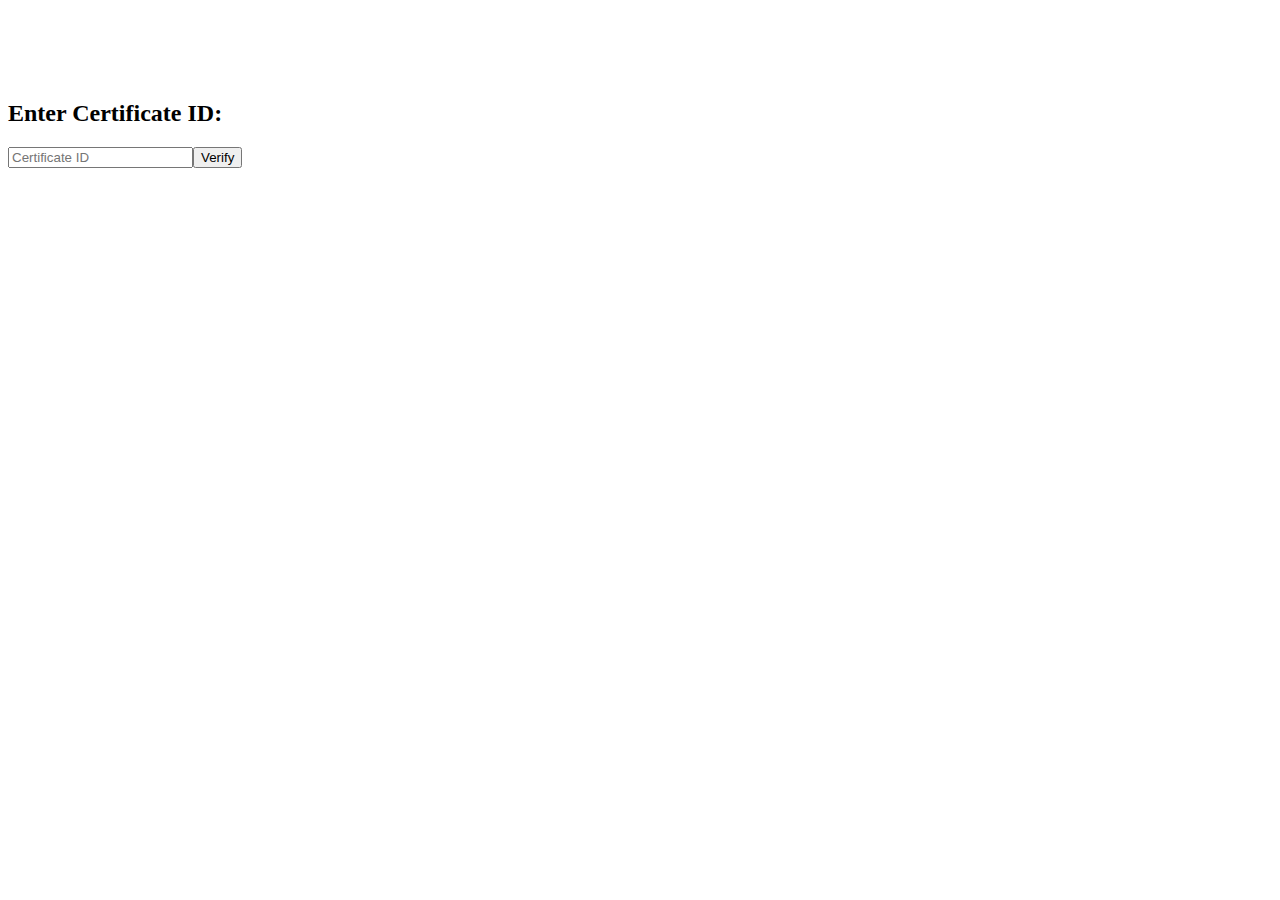
<file: Verify_Certificate.html>
<!DOCTYPE html>
<html>
  <head>
  
      <meta charset="utf-8">
      <meta name="viewport" content="width=device-width, initial-scale=1.0, shrink-to-fit=no">
      <title>Verify Certificate</title>
      <link rel="icon" type="image/x-icon" href="assets/img/brands/Orange Black Hummingbird Tech, Digital Bird Logo Template (1).png">
     
  </head>
    <style>
      
      @media print {
        
       #certificateId, #print-button {
          display: none;
        }
      }
     
      @page {
        margin: 0;
      }

      .certificate {
        
        width: 90%;
        height: 100%;
         border: 1px solid black; 
        margin: 5px auto;
        text-align: center;
      }
       @media print {
  .certificate {
    border: none;
  }
}
      .header {
        float: right;
      }

     .logo{
      float: left;
    
    width: 150px;
    height: 150px;
     }
     .signature{
      float: left;
          height: 40px;
          width: 170px;
          margin-left: 50px;
     }
      
      .hellointern {
        width: 120;
        height: 20px;
      }
      .qrcode {
        float: right;
        margin-right: 50px;
        width: 60px;
        height: 60px;
      }
    .internshala
{
  width: 180px;
            height: 40px;
}

      
    </style>
  </head>
  <body>
<!-- Here body part of certificate -->
    <br>
    <br>
    <br>
    <br>
    <span
      ><h2>Enter Certificate ID:</h2>
      
      <input
        type="text"
        id="certificateId"
        placeholder="Certificate ID"
      /><button id="verifyButton">Verify</button></span
    >
    <br />
    <div id="certificateContainer" style="display: none; margin: 20px">
      <button id="printButton">Print Certificate</button>
      <br>
      <br>
      <div id="certificate" class="certificate">
        <img 
          class="logo"
          src="assets/img/brands/Orange Black Hummingbird Tech, Digital Bird Logo Template (2).png"
          alt="Certificate Logo"
        />
        <br>
        
        <h1 style="text-align: center; text-decoration: underline; margin: 5px">
          Certificate of Completion <label for=""></label>
        </h1>
        
        <article class="header" style="text-align: justify;">
          USA Tech Solutions <br />
          E-mail: support@ususa.tech<br />
          Website: www.ususa.tech
        </article>
        <br />
        <br />
        <br />
        <br />
        <br />
        
        
        
        <hr />
        <span style="float: left">Ref. No.:&nbsp;</span>
        <span style="float: left" id="referenceNo"> </span
        ><span style="float: right" id="date"></span
        ><span style="float: right">Date:&nbsp;</span>
        <br />
        <br>
        <br>
        
        <p style="font-weight: bold">TO WHOMSOEVER IT MAY CONCERN</p>
        <br />
        <article style="text-align: justify;">
          This is to certified that &nbsp;
          <span
            style="font-weight: 600"
            class="studentName"
            id="studentName"
          ></span
          >&nbsp student of &nbsp;<span
            style="font-weight: 600"
            id="collegeName"
          ></span
          >, has successfully completed her internship with &nbsp;<span
            style="font-weight: 600"
            id="companyName"
          ></span
          >&nbsp; during the period &nbsp<span
            style="font-weight: 600"
            id="duration"
          ></span>.
          <br />
          During the period,he handeled &nbsp;
          <span style="font-weight: 600" id="work"></span> &nbsp work.
          <br />
          During the course of internship &nbsp<span
            style="font-weight: 600"
            class="studentName"
            id="studentName"
          ></span
          >&nbsp has shown great amount of resposibility, sincerity and a
          genuine willingness to learn and zeal to take new assignment &
          challangees. In particular ,his condition skills and communication
          skills are par excellence and his attention to detail is impressive.
          <br />
          <br />
          We wish his all the very best for his future.
        </article>
        <br />
        <br />
        <br />
        <span style="float: left"
          >With regards,<br />
          Ms. Tanvi Desai</span
        >
        <br />
        <br />
        <br />
        <br />
        <br />
        <br />
        <br />
        <br />
        <br />
      
        
        
        <span
          ><img 
            class="signature"
            src="assets/img/brands/signature (1).png"
            alt="Signature"
        /></span>
        <br />
        <br />
        <br />
        
        
        
        
        <p style="float: left">
          &nbsp;&nbsp;&nbsp;&nbsp;&nbsp;&nbsp;&nbsp;&nbsp;&nbsp; Founder & CEO
          ,USA Tech Solutions
        </p>
        <br />
        <br />
        <br />
        <br />
        <br />
        <br />
        <br />
        <br />
        <br />
        
  
      <hr />
        <span style="float: left; margin-left: 30"
          ><small>Hiring Partner:</small>
          <span
            ><img  width: 180px;
            height: 40px;
              class="internshala"
              src="assets/img/brands/internshala.png"
              alt="internshala logo"
          /></span>
          <span
            ><img
              class="hellointern"
              src="assets/img/brands/hellointern.jfif"
              alt="hellointern logo" /></span></span
        ><span
          ><img
            float:right;
            margin-right:90px
            ;
            width:60px;
            height:60px;
            class="qrcode"
            src="assets/img/brands/Untitled design.png"
            alt="QR code"
        /></span>
        <br />
        <br />
        <br />
        <br />
        
        <small style="float: right; margin-right: 5px"
          >Verify this certificate by scanning the QR code</small
        >
        
        
      </div>
      
    </div>

   
<!-- Here i add external js file of Student data -->
    <script src="assets/js/completion 2.js"></script>

  </body>
</html>
</file>
